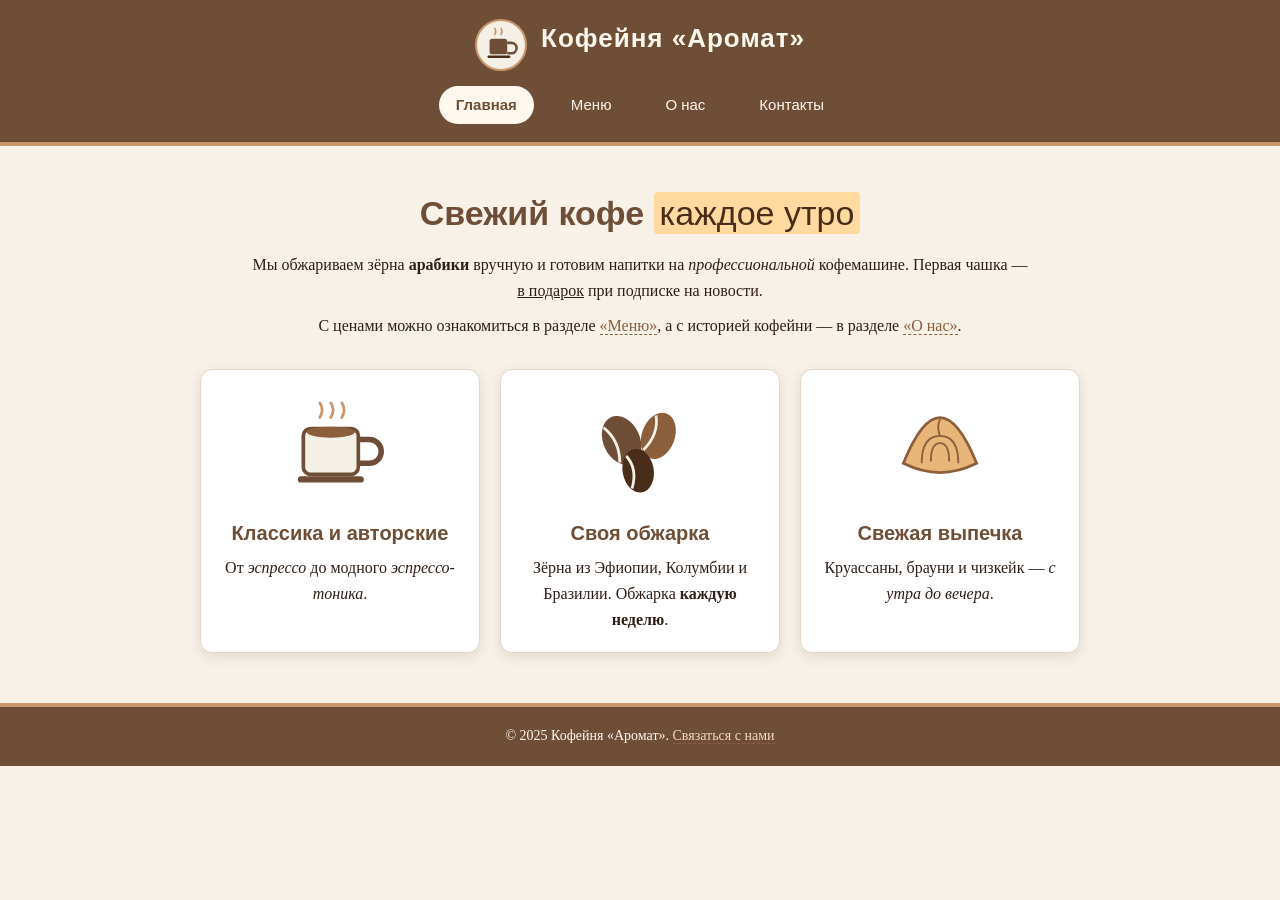
<file: lab2/index.html>
<!DOCTYPE html>
<html lang="ru">
<head>
    <meta charset="UTF-8">
    <meta name="viewport" content="width=device-width, initial-scale=1.0">
    <title>Кофейня «Аромат» — Главная</title>
    <link rel="stylesheet" href="css/reset.css">
    <link rel="stylesheet" href="css/style.css">
</head>
<body>

        <header class="header">
        <div class="header-inner">
            <img src="images/logo.svg" alt="Логотип кофейни" class="logo">
            <h1 id="site-title">Кофейня «Аромат»</h1>
        </div>

        <nav class="nav">
            <a href="index.html" class="active">Главная</a>
            <a href="menu.html">Меню</a>
            <a href="about.html">О нас</a>
            <a href="contacts.html">Контакты</a>
        </nav>
    </header>

    <main>
        <section class="hero">
            <h2>Свежий кофе <mark>каждое утро</mark></h2>
            <p>
                Мы обжариваем зёрна <strong>арабики</strong> вручную
                и готовим напитки на <em>профессиональной</em> кофемашине.
                Первая чашка — <ins>в подарок</ins> при подписке на новости.
            </p>
            <p>
                С ценами можно ознакомиться в разделе
                <a href="menu.html">«Меню»</a>,
                а с историей кофейни — в разделе
                <a href="about.html">«О нас»</a>.
            </p>
        </section>

        <section class="cards">
            <article class="card">
                <img src="images/cup.svg" alt="Чашка кофе" width="110">
                <h3>Классика и авторские</h3>
                <p>От <i>эспрессо</i> до модного <i>эспрессо-тоника</i>.</p>
            </article>

            <article class="card">
                <img src="images/beans.svg" alt="Кофейные зёрна" width="110">
                <h3>Своя обжарка</h3>
                <p>Зёрна из Эфиопии, Колумбии и Бразилии. Обжарка <b>каждую неделю</b>.</p>
            </article>

            <article class="card">
                <img src="images/croissant.svg" alt="Круассан" width="110">
                <h3>Свежая выпечка</h3>
                <p>Круассаны, брауни и чизкейк — <em>с утра до вечера</em>.</p>
            </article>
        </section>

    </main>

    <footer class="footer">
        <p>&copy; 2025 Кофейня «Аромат». <a href="contacts.html">Связаться с нами</a></p>
    </footer>

</body>
</html>
</file>
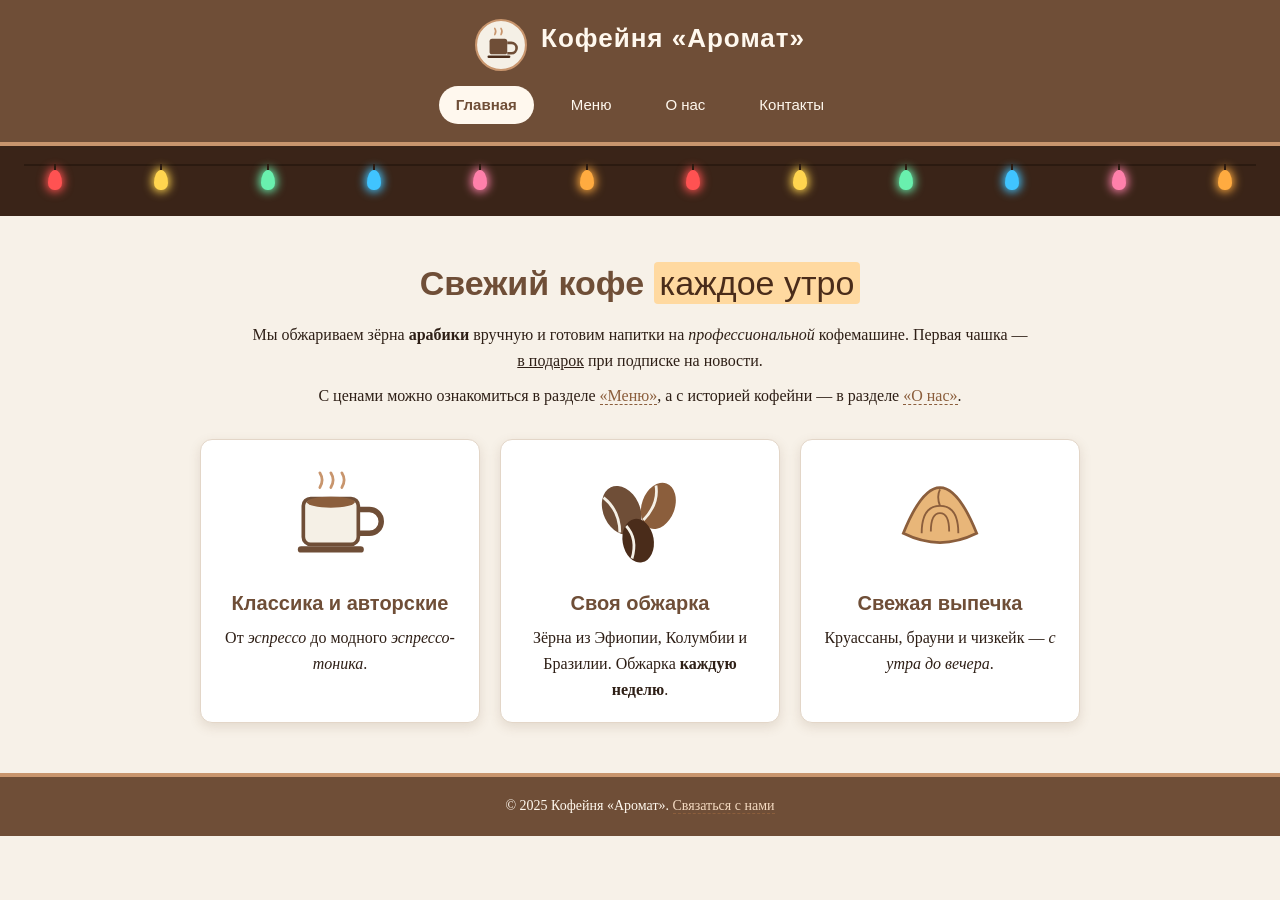
<file: lab4/index.html>
<!DOCTYPE html>
<html lang="ru">
<head>
    <meta charset="UTF-8">
    <meta name="viewport" content="width=device-width, initial-scale=1.0">
    <title>Кофейня «Аромат» — Главная</title>
    <link rel="stylesheet" href="css/reset.css">
    <link rel="stylesheet" href="css/style.css">
</head>
<body>

        <header class="header">
        <div class="header-inner">
            <img src="images/logo.svg" alt="Логотип кофейни" class="logo">
            <h1 id="site-title">Кофейня «Аромат»</h1>
        </div>

        <nav class="nav">
            <a href="index.html" class="active">Главная</a>
            <a href="menu.html">Меню</a>
            <a href="about.html">О нас</a>
            <a href="contacts.html">Контакты</a>
        </nav>
    </header>

    <div class="garland" aria-hidden="true">
        <div class="garland__bulbs">
            <span class="garland__bulb garland__bulb--red"></span>
            <span class="garland__bulb garland__bulb--yellow"></span>
            <span class="garland__bulb garland__bulb--green"></span>
            <span class="garland__bulb garland__bulb--blue"></span>
            <span class="garland__bulb garland__bulb--pink"></span>
            <span class="garland__bulb garland__bulb--orange"></span>
            <span class="garland__bulb garland__bulb--red"></span>
            <span class="garland__bulb garland__bulb--yellow"></span>
            <span class="garland__bulb garland__bulb--green"></span>
            <span class="garland__bulb garland__bulb--blue"></span>
            <span class="garland__bulb garland__bulb--pink"></span>
            <span class="garland__bulb garland__bulb--orange"></span>
        </div>
    </div>

    <main>
        <section class="hero">
            <h2>Свежий кофе <mark>каждое утро</mark></h2>
            <p>
                Мы обжариваем зёрна <strong>арабики</strong> вручную
                и готовим напитки на <em>профессиональной</em> кофемашине.
                Первая чашка — <ins>в подарок</ins> при подписке на новости.
            </p>
            <p>
                С ценами можно ознакомиться в разделе
                <a href="menu.html">«Меню»</a>,
                а с историей кофейни — в разделе
                <a href="about.html">«О нас»</a>.
            </p>
        </section>

        <section class="cards">
            <article class="card">
                <img src="images/cup.svg" alt="Чашка кофе" width="110">
                <h3>Классика и авторские</h3>
                <p>От <i>эспрессо</i> до модного <i>эспрессо-тоника</i>.</p>
            </article>

            <article class="card">
                <img src="images/beans.svg" alt="Кофейные зёрна" width="110">
                <h3>Своя обжарка</h3>
                <p>Зёрна из Эфиопии, Колумбии и Бразилии. Обжарка <b>каждую неделю</b>.</p>
            </article>

            <article class="card">
                <img src="images/croissant.svg" alt="Круассан" width="110">
                <h3>Свежая выпечка</h3>
                <p>Круассаны, брауни и чизкейк — <em>с утра до вечера</em>.</p>
            </article>
        </section>

    </main>

    <footer class="footer">
        <p>&copy; 2025 Кофейня «Аромат». <a href="contacts.html">Связаться с нами</a></p>
    </footer>

</body>
</html>
</file>
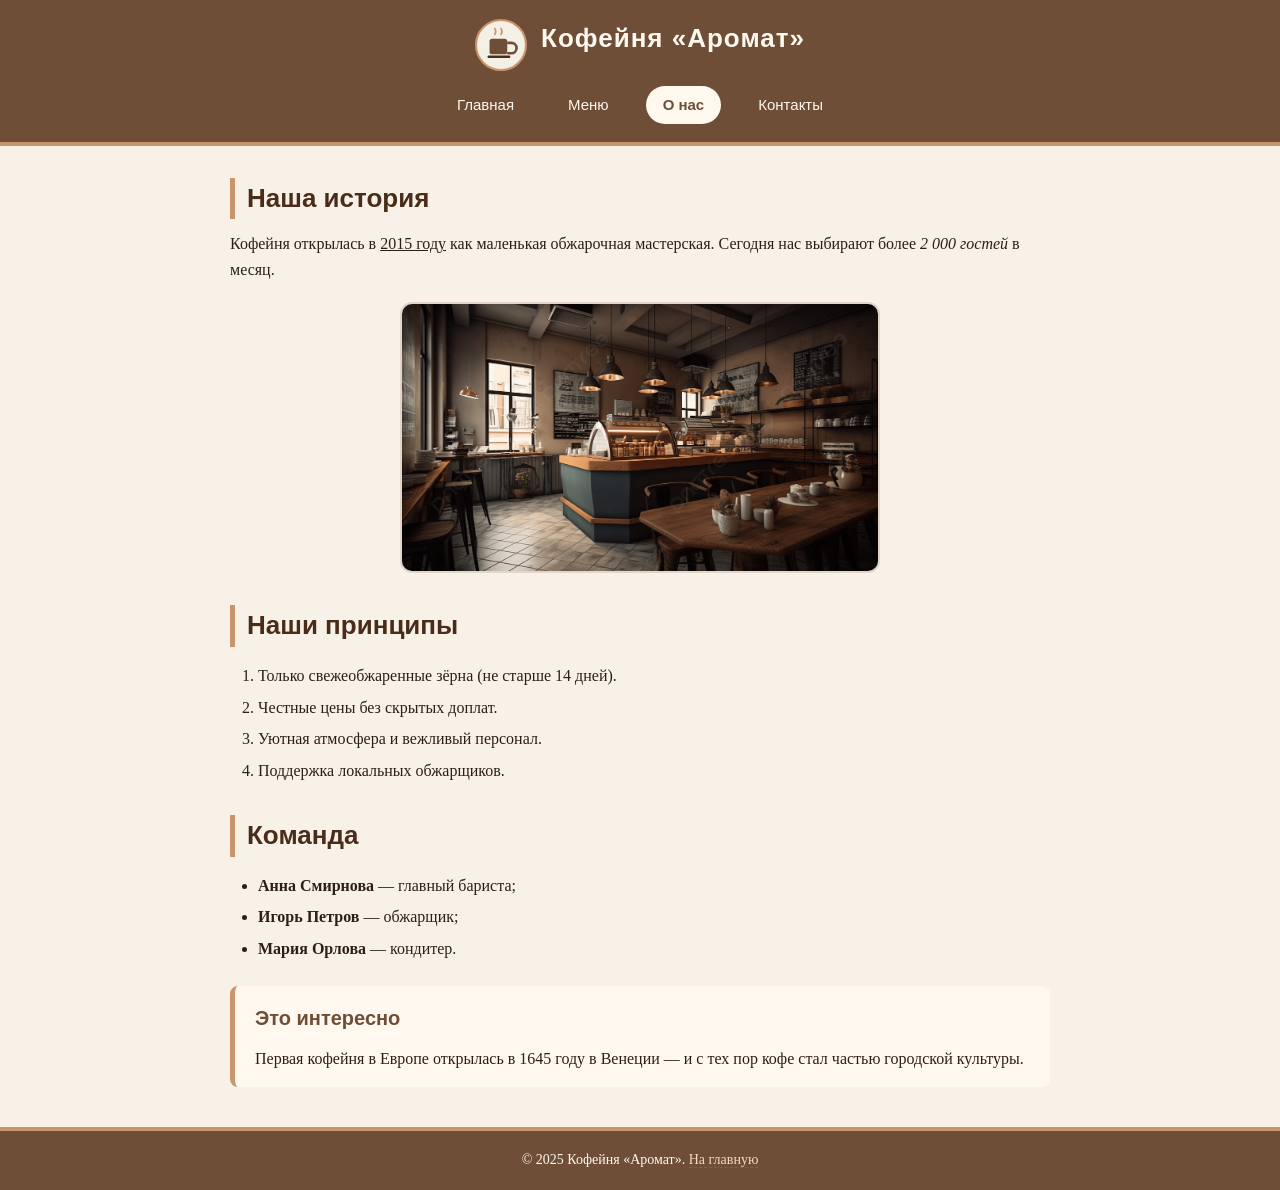
<file: lab2/about.html>
<!DOCTYPE html>
<html lang="ru">
<head>
    <meta charset="UTF-8">
    <meta name="viewport" content="width=device-width, initial-scale=1.0">
    <title>Кофейня «Аромат» — О нас</title>
    <link rel="stylesheet" href="css/reset.css">
    <link rel="stylesheet" href="css/style.css">
</head>
<body>

    <header class="header">
        <div class="header-inner">
            <img src="images/logo.svg" alt="Логотип кофейни" class="logo">
            <h1 id="site-title">Кофейня «Аромат»</h1>
        </div>
        <nav class="nav">
            <a href="index.html">Главная</a>
            <a href="menu.html">Меню</a>
            <a href="about.html" class="active">О нас</a>
            <a href="contacts.html">Контакты</a>
        </nav>
    </header>

    <main>
        <section class="content">
            <h2>Наша история</h2>
            <p>
                Кофейня открылась в <ins>2015 году</ins> как маленькая
                обжарочная мастерская. Сегодня нас выбирают более
                <em>2 000 гостей</em> в месяц.
            </p>

            <img src="images/interior.jpg" alt="Интерьер кофейни" class="wide-image">

            <h2>Наши принципы</h2>
            
            <ol class="principles">
                <li>Только свежеобжаренные зёрна (не старше 14 дней).</li>
                <li>Честные цены без скрытых доплат.</li>
                <li>Уютная атмосфера и вежливый персонал.</li>
                <li>Поддержка локальных обжарщиков.</li>
            </ol>

            <h2>Команда</h2>
          
            <ul class="team">
                <li><strong>Анна Смирнова</strong> — главный бариста;</li>
                <li><strong>Игорь Петров</strong> — обжарщик;</li>
                <li><strong>Мария Орлова</strong> — кондитер.</li>
            </ul>

            <aside class="note">
                <h3>Это интересно</h3>
                <p>
                    Первая кофейня в Европе открылась в
                    <time datetime="1645-01-01">1645 году</time>
                    в Венеции — и с тех пор кофе стал частью городской культуры.
                </p>
            </aside>

            
        </section>
    </main>

    <footer class="footer">
        <p>&copy; 2025 Кофейня «Аромат». <a href="index.html">На главную</a></p>
    </footer>

</body>
</html>
</file>
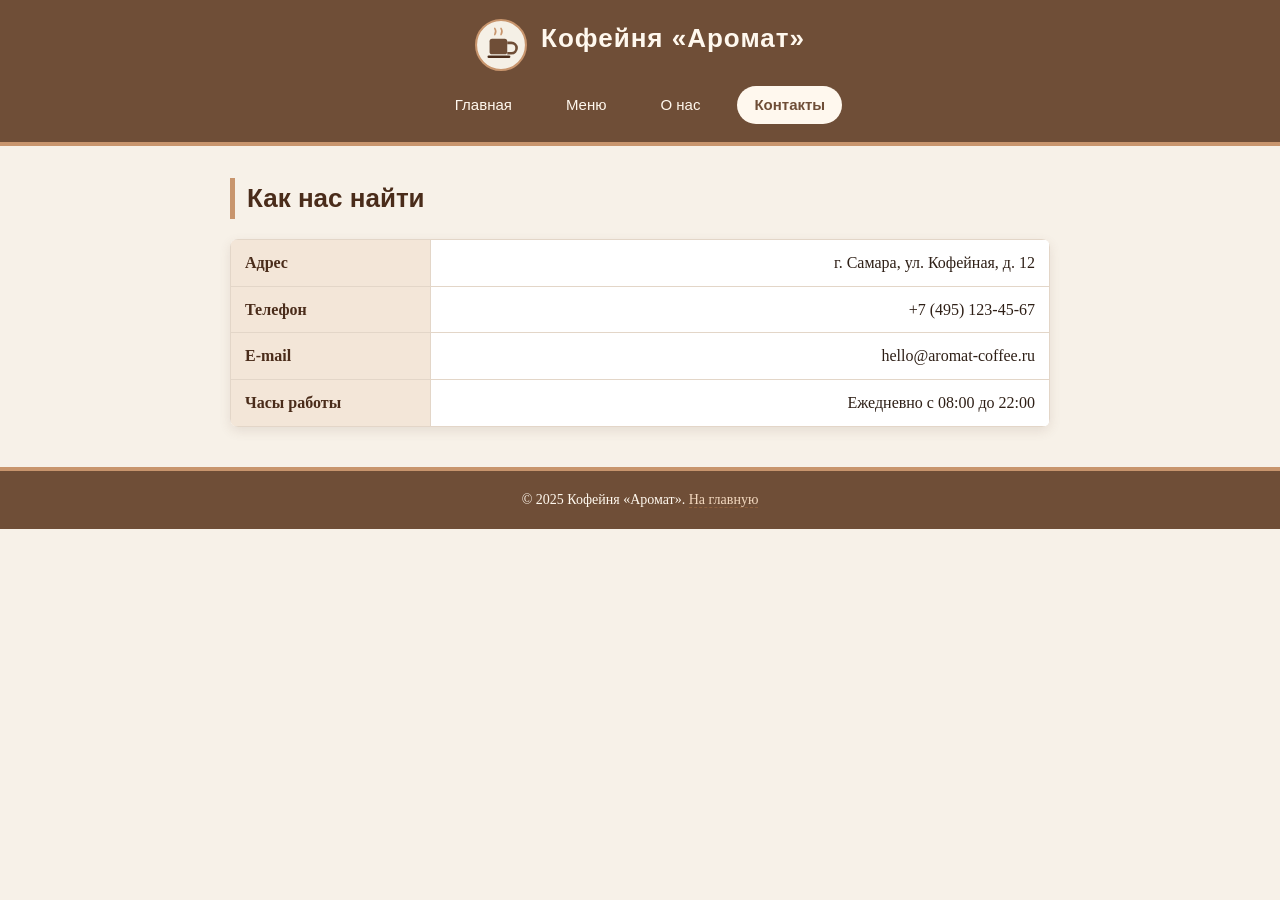
<file: lab2/contacts.html>
<!DOCTYPE html>
<html lang="ru">
<head>
    <meta charset="UTF-8">
    <meta name="viewport" content="width=device-width, initial-scale=1.0">
    <title>Кофейня «Аромат» — Контакты</title>
    <link rel="stylesheet" href="css/reset.css">
    <link rel="stylesheet" href="css/style.css">
</head>
<body>

    <header class="header">
        <div class="header-inner">
            <img src="images/logo.svg" alt="Логотип кофейни" class="logo">
            <h1 id="site-title">Кофейня «Аромат»</h1>
        </div>
        <nav class="nav">
            <a href="index.html">Главная</a>
            <a href="menu.html">Меню</a>
            <a href="about.html">О нас</a>
            <a href="contacts.html" class="active">Контакты</a>
        </nav>
    </header>

    <main>
        <section class="content">
            <h2>Как нас найти</h2>

            
            <table class="info-table">
                <tbody>
                    <tr>
                        <th>Адрес</th>
                        <td>г. Самара, ул. Кофейная, д. 12</td>
                    </tr>
                    <tr>
                        <th>Телефон</th>
                        <td>+7 (495) 123-45-67</td>
                    </tr>
                    <tr>
                        <th>E-mail</th>
                        <td>hello@aromat-coffee.ru</td>
                    </tr>
                    <tr>
                        <th>Часы работы</th>
                        <td>Ежедневно с 08:00 до 22:00</td>
                    </tr>
                </tbody>
            </table>

        </section>
    </main>

    <footer class="footer">
        <p>&copy; 2025 Кофейня «Аромат». <a href="index.html">На главную</a></p>
    </footer>

</body>
</html>
</file>
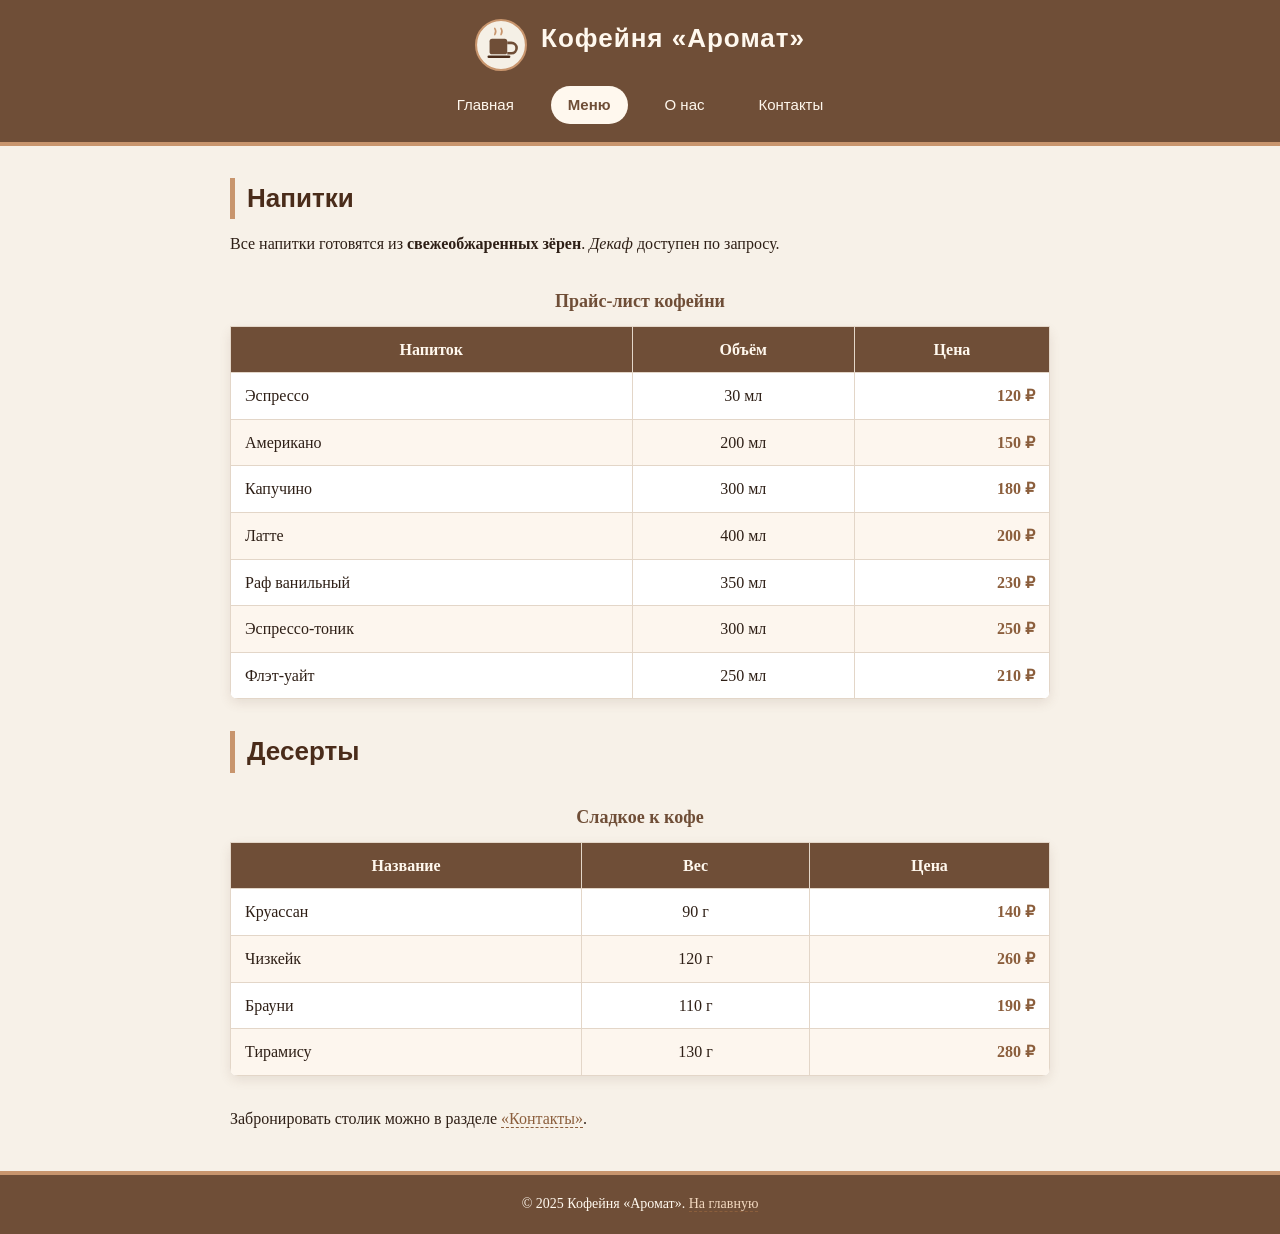
<file: lab2/menu.html>
<!DOCTYPE html>
<html lang="ru">
<head>
    <meta charset="UTF-8">
    <meta name="viewport" content="width=device-width, initial-scale=1.0">
    <title>Кофейня «Аромат» — Меню</title>
    <link rel="stylesheet" href="css/reset.css">
    <link rel="stylesheet" href="css/style.css">
</head>
<body>

    <header class="header">
        <div class="header-inner">
            <img src="images/logo.svg" alt="Логотип кофейни" class="logo">
            <h1 id="site-title">Кофейня «Аромат»</h1>
        </div>
        <nav class="nav">
            <a href="index.html">Главная</a>
            <a href="menu.html" class="active">Меню</a>
            <a href="about.html">О нас</a>
            <a href="contacts.html">Контакты</a>
        </nav>
    </header>

    <main>
        <section class="content">
            <h2>Напитки</h2>
            <p>
                Все напитки готовятся из <strong>свежеобжаренных зёрен</strong>.
                <em>Декаф</em> доступен по запросу.
            </p>

            <!-- Таблица (стр. 20) -->
            <table class="price-table">
                <caption>Прайс-лист кофейни</caption>
                <thead>
                    <tr>
                        <th>Напиток</th>
                        <th>Объём</th>
                        <th>Цена</th>
                    </tr>
                </thead>
                <tbody>
                    <tr>
                        <td>Эспрессо</td>
                        <td>30 мл</td>
                        <td>120 ₽</td>
                    </tr>
                    <tr>
                        <td>Американо</td>
                        <td>200 мл</td>
                        <td>150 ₽</td>
                    </tr>
                    <tr>
                        <td>Капучино</td>
                        <td>300 мл</td>
                        <td>180 ₽</td>
                    </tr>
                    <tr>
                        <td>Латте</td>
                        <td>400 мл</td>
                        <td>200 ₽</td>
                    </tr>
                    <tr>
                        <td>Раф ванильный</td>
                        <td>350 мл</td>
                        <td>230 ₽</td>
                    </tr>
                    <tr>
                        <td>Эспрессо-тоник</td>
                        <td>300 мл</td>
                        <td>250 ₽</td>
                    </tr>
                    <tr>
                        <td>Флэт-уайт</td>
                        <td>250 мл</td>
                        <td>210 ₽</td>
                    </tr>
                </tbody>
            </table>

            <h2>Десерты</h2>
            <table class="price-table">
                <caption>Сладкое к кофе</caption>
                <thead>
                    <tr>
                        <th>Название</th>
                        <th>Вес</th>
                        <th>Цена</th>
                    </tr>
                </thead>
                <tbody>
                    <tr>
                        <td>Круассан</td>
                        <td>90 г</td>
                        <td>140 ₽</td>
                    </tr>
                    <tr>
                        <td>Чизкейк</td>
                        <td>120 г</td>
                        <td>260 ₽</td>
                    </tr>
                    <tr>
                        <td>Брауни</td>
                        <td>110 г</td>
                        <td>190 ₽</td>
                    </tr>
                    <tr>
                        <td>Тирамису</td>
                        <td>130 г</td>
                        <td>280 ₽</td>
                    </tr>
                </tbody>
            </table>

            <p>
                Забронировать столик можно в разделе
                <a href="contacts.html">«Контакты»</a>.
            </p>
        </section>
    </main>

    <footer class="footer">
        <p>&copy; 2025 Кофейня «Аромат». <a href="index.html">На главную</a></p>
    </footer>

</body>
</html>
</file>
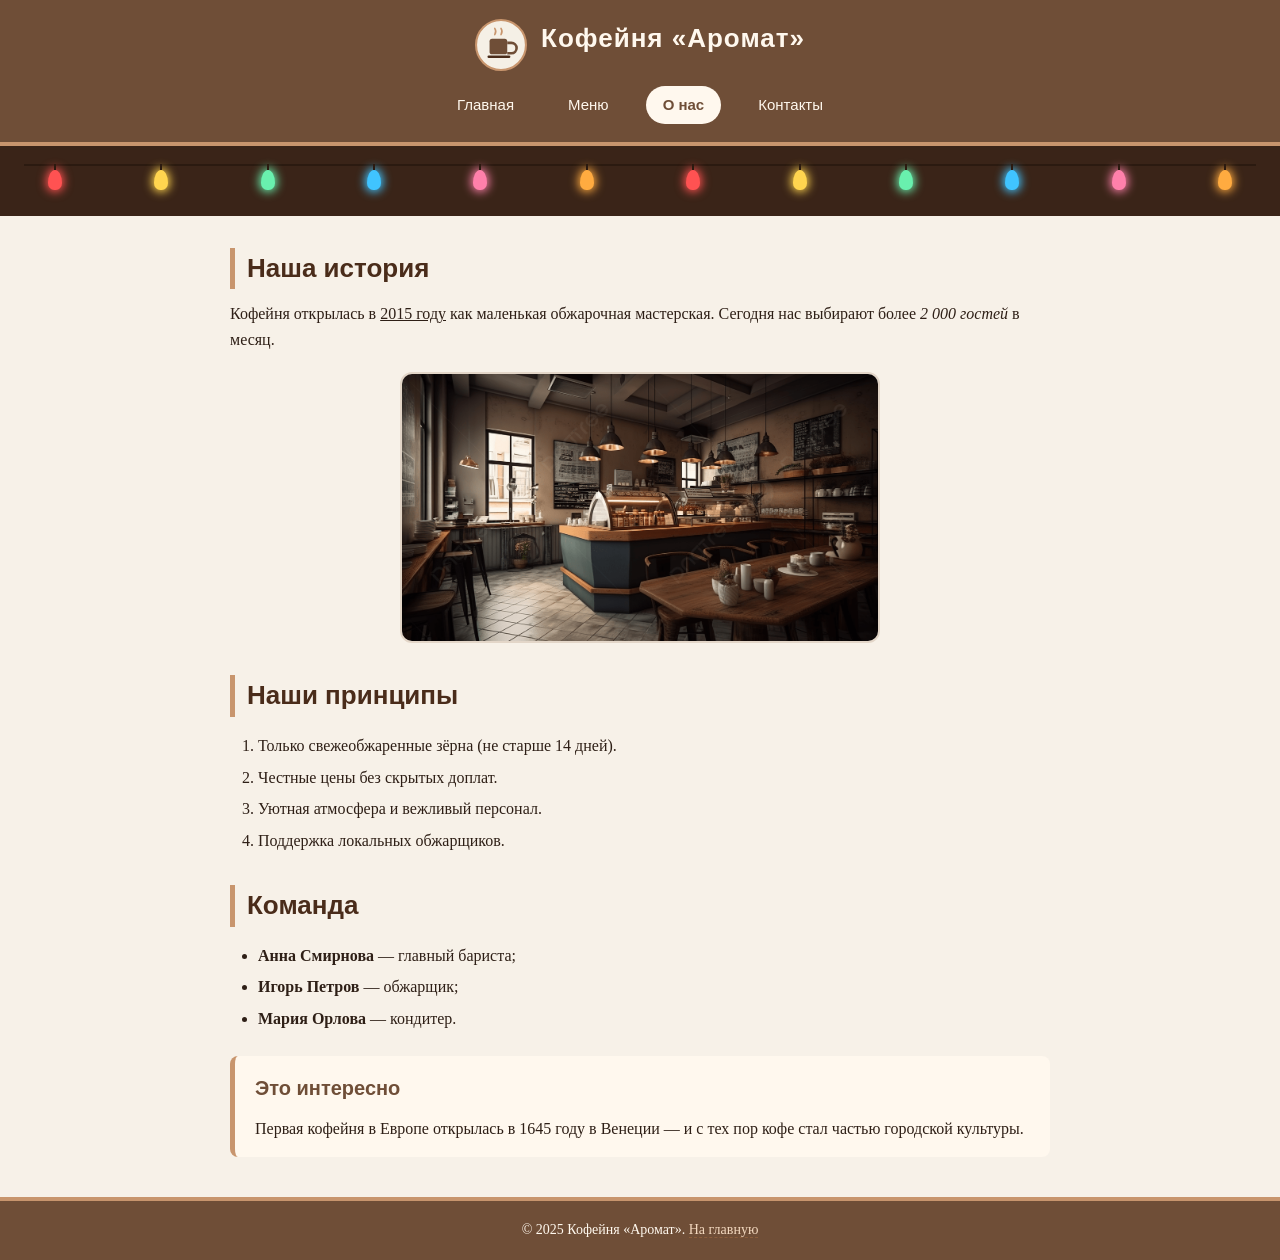
<file: lab4/about.html>
<!DOCTYPE html>
<html lang="ru">
<head>
    <meta charset="UTF-8">
    <meta name="viewport" content="width=device-width, initial-scale=1.0">
    <title>Кофейня «Аромат» — О нас</title>
    <link rel="stylesheet" href="css/reset.css">
    <link rel="stylesheet" href="css/style.css">
</head>
<body>

    <header class="header">
        <div class="header-inner">
            <img src="images/logo.svg" alt="Логотип кофейни" class="logo">
            <h1 id="site-title">Кофейня «Аромат»</h1>
        </div>
        <nav class="nav">
            <a href="index.html">Главная</a>
            <a href="menu.html">Меню</a>
            <a href="about.html" class="active">О нас</a>
            <a href="contacts.html">Контакты</a>
        </nav>
    </header>

    <div class="garland" aria-hidden="true">
        <div class="garland__bulbs">
            <span class="garland__bulb garland__bulb--red"></span>
            <span class="garland__bulb garland__bulb--yellow"></span>
            <span class="garland__bulb garland__bulb--green"></span>
            <span class="garland__bulb garland__bulb--blue"></span>
            <span class="garland__bulb garland__bulb--pink"></span>
            <span class="garland__bulb garland__bulb--orange"></span>
            <span class="garland__bulb garland__bulb--red"></span>
            <span class="garland__bulb garland__bulb--yellow"></span>
            <span class="garland__bulb garland__bulb--green"></span>
            <span class="garland__bulb garland__bulb--blue"></span>
            <span class="garland__bulb garland__bulb--pink"></span>
            <span class="garland__bulb garland__bulb--orange"></span>
        </div>
    </div>

    <main>
        <section class="content">
            <h2>Наша история</h2>
            <p>
                Кофейня открылась в <ins>2015 году</ins> как маленькая
                обжарочная мастерская. Сегодня нас выбирают более
                <em>2 000 гостей</em> в месяц.
            </p>

            <img src="images/interior.jpg" alt="Интерьер кофейни" class="wide-image">

            <h2>Наши принципы</h2>
            
            <ol class="principles">
                <li>Только свежеобжаренные зёрна (не старше 14 дней).</li>
                <li>Честные цены без скрытых доплат.</li>
                <li>Уютная атмосфера и вежливый персонал.</li>
                <li>Поддержка локальных обжарщиков.</li>
            </ol>

            <h2>Команда</h2>
          
            <ul class="team">
                <li><strong>Анна Смирнова</strong> — главный бариста;</li>
                <li><strong>Игорь Петров</strong> — обжарщик;</li>
                <li><strong>Мария Орлова</strong> — кондитер.</li>
            </ul>

            <aside class="note">
                <h3>Это интересно</h3>
                <p>
                    Первая кофейня в Европе открылась в
                    <time datetime="1645-01-01">1645 году</time>
                    в Венеции — и с тех пор кофе стал частью городской культуры.
                </p>
            </aside>

            
        </section>
    </main>

    <footer class="footer">
        <p>&copy; 2025 Кофейня «Аромат». <a href="index.html">На главную</a></p>
    </footer>

</body>
</html>
</file>
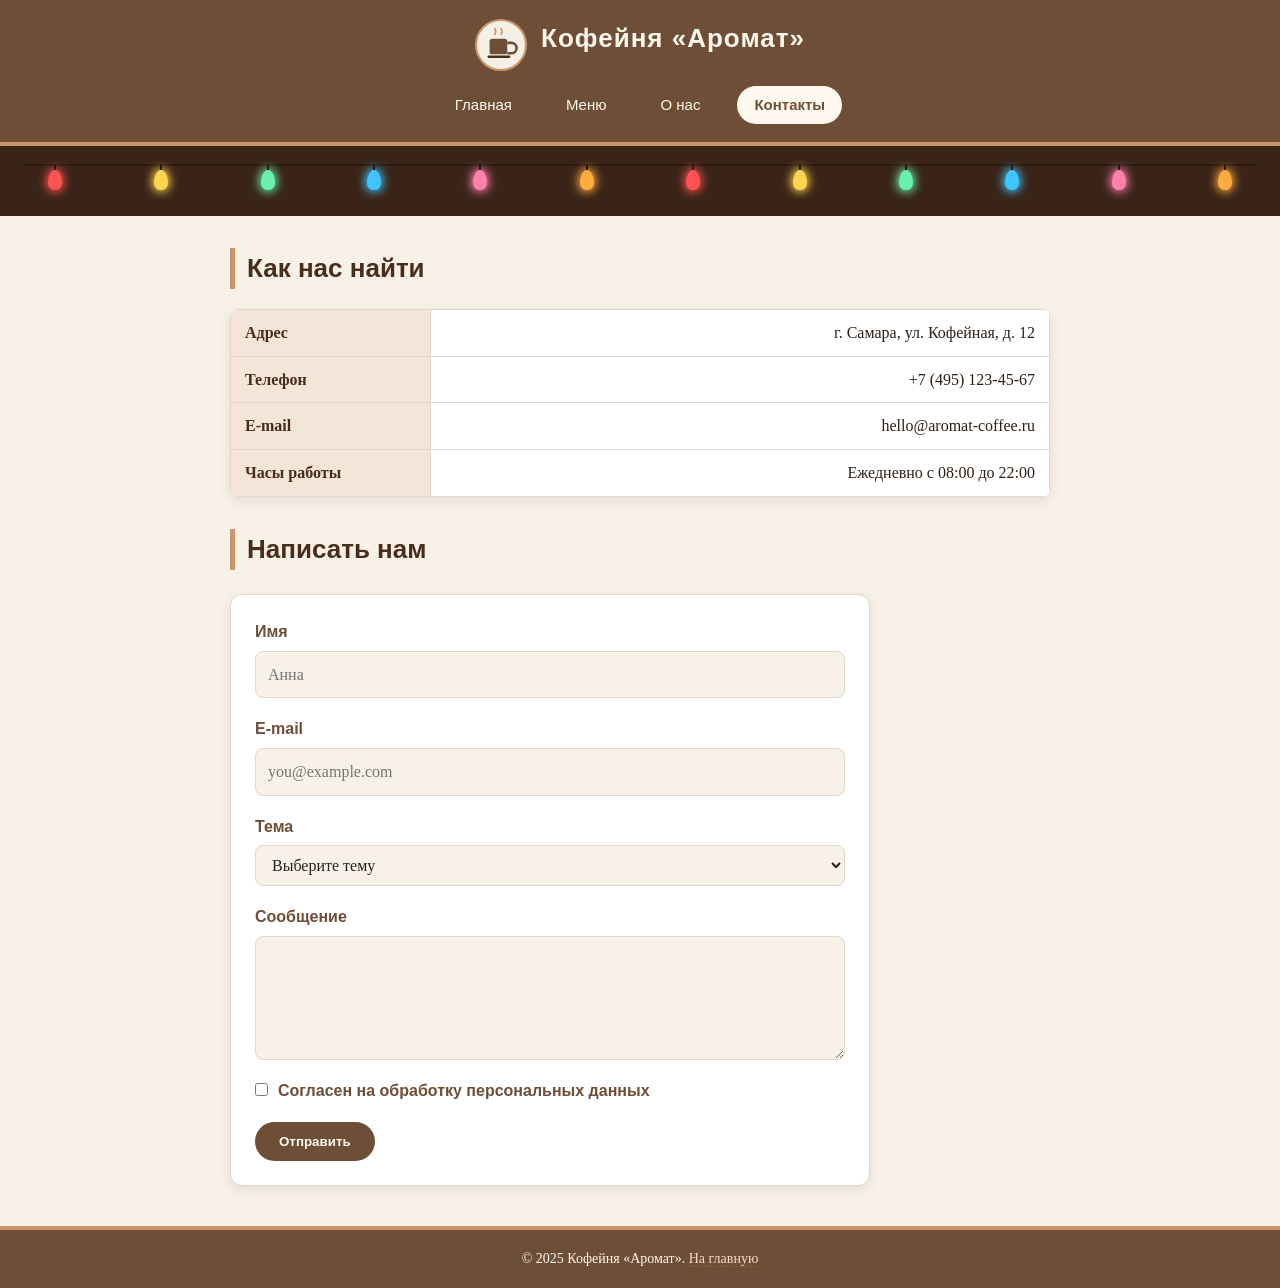
<file: lab4/contacts.html>
<!DOCTYPE html>
<html lang="ru">
<head>
    <meta charset="UTF-8">
    <meta name="viewport" content="width=device-width, initial-scale=1.0">
    <title>Кофейня «Аромат» — Контакты</title>
    <link rel="stylesheet" href="css/reset.css">
    <link rel="stylesheet" href="css/style.css">
</head>
<body>

    <header class="header">
        <div class="header-inner">
            <img src="images/logo.svg" alt="Логотип кофейни" class="logo">
            <h1 id="site-title">Кофейня «Аромат»</h1>
        </div>
        <nav class="nav">
            <a href="index.html">Главная</a>
            <a href="menu.html">Меню</a>
            <a href="about.html">О нас</a>
            <a href="contacts.html" class="active">Контакты</a>
        </nav>
    </header>

    <div class="garland" aria-hidden="true">
        <div class="garland__bulbs">
            <span class="garland__bulb garland__bulb--red"></span>
            <span class="garland__bulb garland__bulb--yellow"></span>
            <span class="garland__bulb garland__bulb--green"></span>
            <span class="garland__bulb garland__bulb--blue"></span>
            <span class="garland__bulb garland__bulb--pink"></span>
            <span class="garland__bulb garland__bulb--orange"></span>
            <span class="garland__bulb garland__bulb--red"></span>
            <span class="garland__bulb garland__bulb--yellow"></span>
            <span class="garland__bulb garland__bulb--green"></span>
            <span class="garland__bulb garland__bulb--blue"></span>
            <span class="garland__bulb garland__bulb--pink"></span>
            <span class="garland__bulb garland__bulb--orange"></span>
        </div>
    </div>

    <main>
        <section class="content">
            <h2>Как нас найти</h2>

            
            <table class="info-table">
                <tbody>
                    <tr>
                        <th>Адрес</th>
                        <td>г. Самара, ул. Кофейная, д. 12</td>
                    </tr>
                    <tr>
                        <th>Телефон</th>
                        <td>+7 (495) 123-45-67</td>
                    </tr>
                    <tr>
                        <th>E-mail</th>
                        <td>hello@aromat-coffee.ru</td>
                    </tr>
                    <tr>
                        <th>Часы работы</th>
                        <td>Ежедневно с 08:00 до 22:00</td>
                    </tr>
                </tbody>
            </table>

            <h2>Написать нам</h2>

            <form class="contact-form" id="contact-form" action="#" method="post">
                <div class="contact-form__field">
                    <label for="name" class="contact-form__label">Имя</label>
                    <input class="contact-form__input" id="name" name="name" type="text" required placeholder="Анна">
                </div>

                <div class="contact-form__field">
                    <label for="email" class="contact-form__label">E-mail</label>
                    <input class="contact-form__input" id="email" name="email" type="email" required placeholder="you@example.com">
                </div>

                <div class="contact-form__field">
                    <label for="topic" class="contact-form__label">Тема</label>
                    <select class="contact-form__select" id="topic" name="topic" required>
                        <option value="">Выберите тему</option>
                        <option value="booking">Бронирование столика</option>
                        <option value="feedback">Отзыв</option>
                        <option value="other">Другое</option>
                    </select>
                </div>

                <div class="contact-form__field">
                    <label for="message" class="contact-form__label">Сообщение</label>
                    <textarea class="contact-form__textarea" id="message" name="message" rows="4" required></textarea>
                </div>

                <div class="contact-form__field contact-form__checkbox-row">
                    <input class="contact-form__checkbox" id="consent" name="consent" type="checkbox" required>
                    <label for="consent" class="contact-form__label">Согласен на обработку персональных данных</label>
                </div>

                <button class="contact-form__button" type="submit">Отправить</button>
            </form>

            <script src="js/form.js" defer></script>

        </section>
    </main>

    <footer class="footer">
        <p>&copy; 2025 Кофейня «Аромат». <a href="index.html">На главную</a></p>
    </footer>

</body>
</html>
</file>
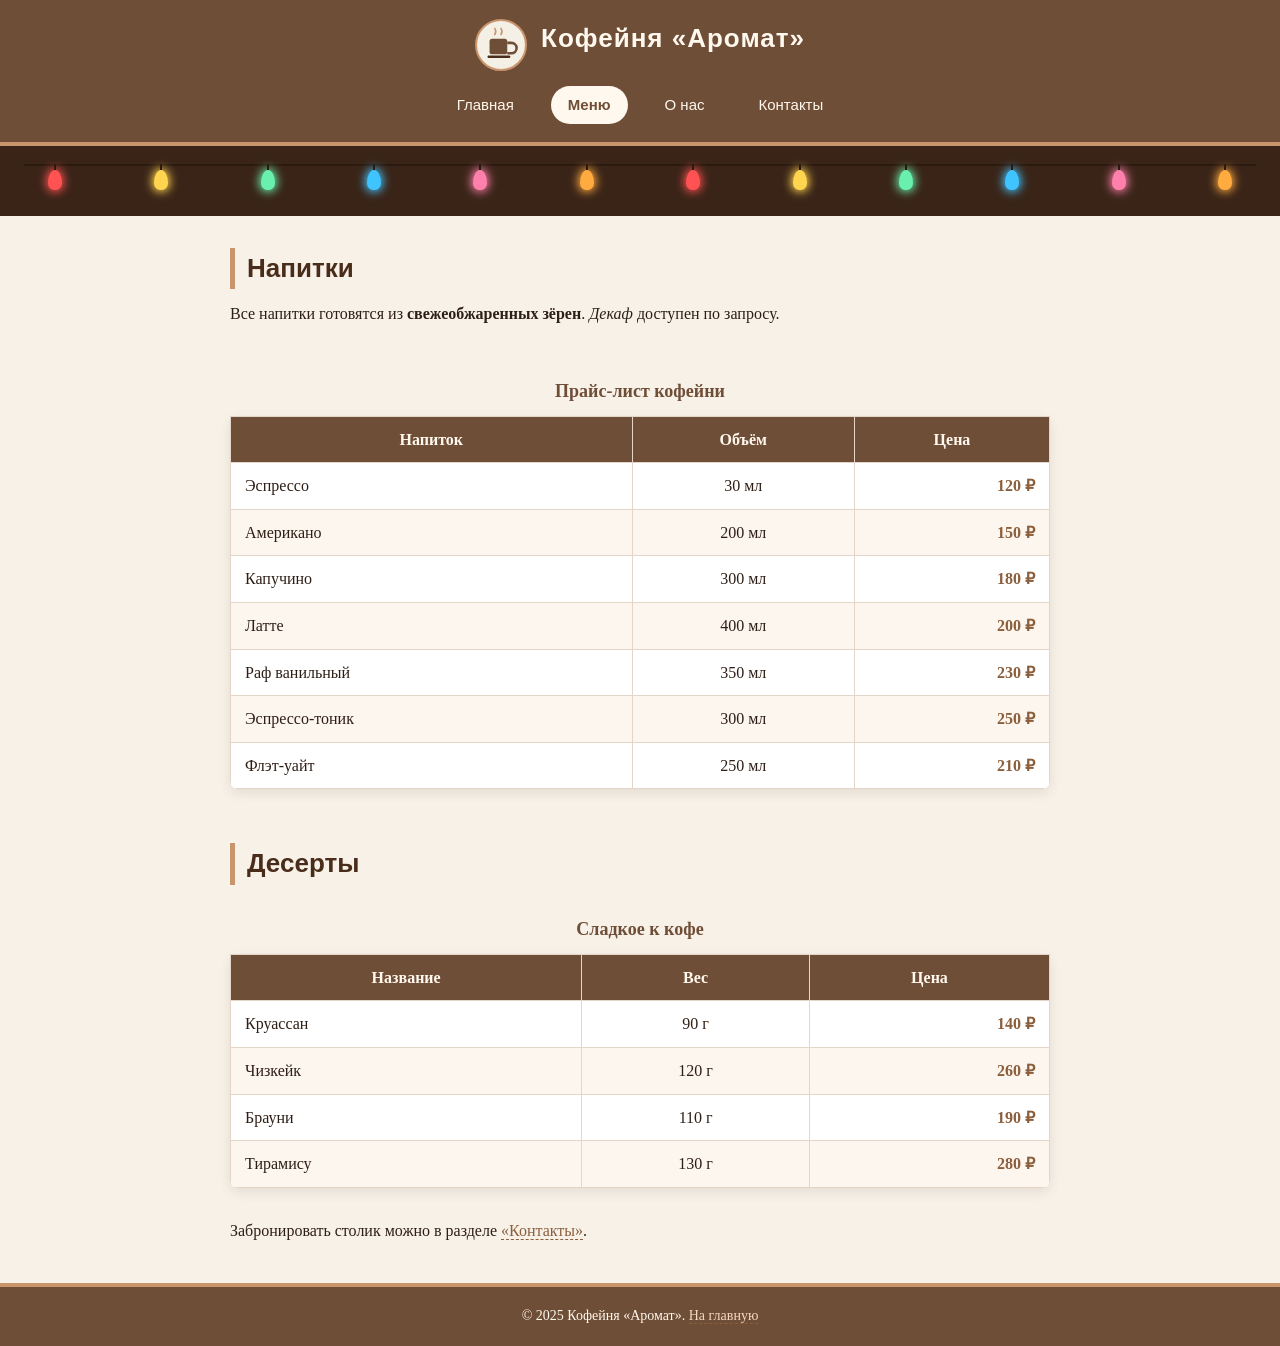
<file: lab4/menu.html>
<!DOCTYPE html>
<html lang="ru">
<head>
    <meta charset="UTF-8">
    <meta name="viewport" content="width=device-width, initial-scale=1.0">
    <title>Кофейня «Аромат» — Меню</title>
    <link rel="stylesheet" href="css/reset.css">
    <link rel="stylesheet" href="css/style.css">
</head>
<body>

    <header class="header">
        <div class="header-inner">
            <img src="images/logo.svg" alt="Логотип кофейни" class="logo">
            <h1 id="site-title">Кофейня «Аромат»</h1>
        </div>
        <nav class="nav">
            <a href="index.html">Главная</a>
            <a href="menu.html" class="active">Меню</a>
            <a href="about.html">О нас</a>
            <a href="contacts.html">Контакты</a>
        </nav>
    </header>

     <div class="garland" aria-hidden="true">
        <div class="garland__bulbs">
            <span class="garland__bulb garland__bulb--red"></span>
            <span class="garland__bulb garland__bulb--yellow"></span>
            <span class="garland__bulb garland__bulb--green"></span>
            <span class="garland__bulb garland__bulb--blue"></span>
            <span class="garland__bulb garland__bulb--pink"></span>
            <span class="garland__bulb garland__bulb--orange"></span>
            <span class="garland__bulb garland__bulb--red"></span>
            <span class="garland__bulb garland__bulb--yellow"></span>
            <span class="garland__bulb garland__bulb--green"></span>
            <span class="garland__bulb garland__bulb--blue"></span>
            <span class="garland__bulb garland__bulb--pink"></span>
            <span class="garland__bulb garland__bulb--orange"></span>
        </div>
    </div>

    <main>
        <section class="content">
            <h2>Напитки</h2>
            <p>
                Все напитки готовятся из <strong>свежеобжаренных зёрен</strong>.
                <em>Декаф</em> доступен по запросу.
            </p>

            <div class="menu-grid">
                <section class="menu-section">
                    <table class="price-table">
                        <caption>Прайс-лист кофейни</caption>
                        <thead>
                            <tr>
                                <th>Напиток</th>
                                <th>Объём</th>
                                <th>Цена</th>
                            </tr>
                        </thead>
                        <tbody>
                            <tr>
                                <td>Эспрессо</td>
                                <td>30 мл</td>
                                <td>120 ₽</td>
                            </tr>
                            <tr>
                                <td>Американо</td>
                                <td>200 мл</td>
                                <td>150 ₽</td>
                            </tr>
                            <tr>
                                <td>Капучино</td>
                                <td>300 мл</td>
                                <td>180 ₽</td>
                            </tr>
                            <tr>
                                <td>Латте</td>
                                <td>400 мл</td>
                                <td>200 ₽</td>
                            </tr>
                            <tr>
                                <td>Раф ванильный</td>
                                <td>350 мл</td>
                                <td>230 ₽</td>
                            </tr>
                            <tr>
                                <td>Эспрессо-тоник</td>
                                <td>300 мл</td>
                                <td>250 ₽</td>
                            </tr>
                            <tr>
                                <td>Флэт-уайт</td>
                                <td>250 мл</td>
                                <td>210 ₽</td>
                            </tr>
                        </tbody>
                    </table>
                </section>

                <section class="menu-section">
                    <h2>Десерты</h2>
                    <table class="price-table">
                        <caption>Сладкое к кофе</caption>
                        <thead>
                            <tr>
                                <th>Название</th>
                                <th>Вес</th>
                                <th>Цена</th>
                            </tr>
                        </thead>
                        <tbody>
                            <tr>
                                <td>Круассан</td>
                                <td>90 г</td>
                                <td>140 ₽</td>
                            </tr>
                            <tr>
                                <td>Чизкейк</td>
                                <td>120 г</td>
                                <td>260 ₽</td>
                            </tr>
                            <tr>
                                <td>Брауни</td>
                                <td>110 г</td>
                                <td>190 ₽</td>
                            </tr>
                            <tr>
                                <td>Тирамису</td>
                                <td>130 г</td>
                                <td>280 ₽</td>
                            </tr>
                        </tbody>
                    </table>
                </section>
            </div>

            <p>
                Забронировать столик можно в разделе
                <a href="contacts.html">«Контакты»</a>.
            </p>
        </section>
    </main>

    <footer class="footer">
        <p>&copy; 2025 Кофейня «Аромат». <a href="index.html">На главную</a></p>
    </footer>

</body>
</html>
</file>
<file: lab2/css/style.css>
/* =========================================================
   Кофейня «Аромат» — стили поверх reset.css
   Подключается ПОСЛЕ reset.css
   ========================================================= */

/* ---------- Базовые стили страницы ---------- */
body {
    font-family: "Georgia", "Times New Roman", serif;
    font-size: 16px;
    line-height: 1.6;
    background-color: #f7f1e8;
    color: #2e1f16;
}

a {
    color: #8b5e3c;
    text-decoration: none;
    border-bottom: 1px dashed #8b5e3c;
    transition: color 0.2s ease;
}

a:hover {
    color: #4a2c1a;
    border-bottom-style: solid;
}

/* Заголовки */
h1, h2, h3 {
    font-family: "Trebuchet MS", Arial, sans-serif;
    color: #4a2c1a;
    font-weight: bold;
    margin-bottom: 12px;
}

h1 {
    font-size: 28px;
}

h2 {
    font-size: 26px;
    border-left: 5px solid #c8956d;
    padding-left: 12px;
    margin-top: 32px;
}

h3 {
    font-size: 20px;
}

/* Жирный текст */
b, strong {
    font-weight: bold;
}

img {
    height: auto;
}

mark {
    background-color: #ffd9a0;
    color: #4a2c1a;
    padding: 2px 6px;
    border-radius: 4px;
}


/* ---------- Селектор по id ---------- */
#site-title {
    font-size: 26px;
    color: #fff8ee;
    letter-spacing: 1px;
}

/* ---------- Шапка ---------- */
.header {
    background-color: #6f4e37;
    padding: 18px 20px;
    border-bottom: 4px solid #c8956d;
}

.header-inner {
    display: flex;
    align-items: center;
    justify-content: center;
}

.logo {
    width: 52px;
    height: 52px;
    margin-right: 14px;
}

/* ---------- Навигация ---------- */
.nav {
    text-align: center;
    margin-top: 14px;
}

.nav a {
    display: inline-block;
    padding: 6px 16px;
    margin: 0 8px;
    color: #fff8ee;
    border: 1px solid transparent;
    border-radius: 20px;
    font-family: "Trebuchet MS", Arial, sans-serif;
    font-size: 15px;
}

.nav a:hover {
    background-color: #c8956d;
    color: #2e1f16;
    border-bottom-color: transparent;
}

.nav a.active {
    background-color: #fff8ee;
    color: #6f4e37;
    font-weight: bold;
}

/* ---------- Главный блок ---------- */
.hero {
    max-width: 820px;
    margin: 40px auto 20px;
    padding: 0 20px;
    text-align: center;
}

.hero h2 {
    border: none;
    padding: 0;
    font-size: 34px;
    text-align: center;
    color: #6f4e37;
}

/* ---------- Карточки ---------- */
.cards {
    display: flex;
    flex-wrap: wrap;
    gap: 20px;
    justify-content: center;
    max-width: 1000px;
    margin: 30px auto;
    padding: 0 20px;
}

.card {
    flex: 1 1 240px;
    max-width: 280px;
    background-color: #ffffff;
    border: 1px solid #e3d6c8;
    border-radius: 12px;
    padding: 20px;
    text-align: center;
    box-shadow: 0 4px 12px rgba(111, 78, 55, 0.15);
}

.card h3 {
    color: #6f4e37;
    margin: 10px 0 6px;
}

/* ---------- Основной контент ---------- */
.content {
    max-width: 860px;
    margin: 30px auto;
    padding: 0 20px;
}

.wide-image {
    display: block;
    width: 100%;
    max-width: 480px;
    margin: 20px auto;
    border-radius: 12px;
    border: 2px solid #e3d6c8;
}

/* ---------- Списки ---------- */
.principles,
.team {
    padding-left: 28px;
    margin: 16px 0;
}

.principles {
    list-style: decimal outside;
}

.team {
    list-style: disc outside;
}

.principles li,
.team li {
    margin-bottom: 6px;
}

/* ---------- Боковая заметка ---------- */
.note {
    background-color: #fff8ee;
    border-left: 5px solid #c8956d;
    border-radius: 8px;
    padding: 16px 20px;
    margin: 24px 0;
}

.note h3 {
    color: #6f4e37;
}

/* ---------- Таблицы ---------- */
.price-table,
.info-table {
    width: 100%;
    margin: 20px 0 30px;
    background-color: #ffffff;
    box-shadow: 0 4px 12px rgba(111, 78, 55, 0.12);
    border-radius: 8px;
    overflow: hidden;
}

.price-table caption {
    caption-side: top;
    text-align: center;
    font-weight: bold;
    padding: 10px;
    color: #6f4e37;
    font-size: 18px;
}

.price-table th,
.price-table td,
.info-table th,
.info-table td {
    border: 1px solid #e3d6c8;
    padding: 10px 14px;
    vertical-align: middle;
}

.price-table thead th {
    background-color: #6f4e37;
    color: #fff8ee;
    text-align: center;
}

/* Выравнивание в таблице: влево / по центру / вправо */
.price-table tbody td:first-child {
    text-align: left;
}

.price-table tbody td:nth-child(2) {
    text-align: center;
}

.price-table tbody td:last-child {
    text-align: right;
    font-weight: bold;
    color: #8b5e3c;
}

.price-table tbody tr:nth-child(even) {
    background-color: #fdf6ee;
}

.price-table tbody tr:hover {
    background-color: #f3e6d8;
}

.info-table th {
    width: 200px;
    text-align: left;
    background-color: #f3e6d8;
    color: #4a2c1a;
}

.info-table td {
    text-align: right;
}

/* ---------- Подвал ---------- */
.footer {
    margin-top: 40px;
    padding: 18px;
    background-color: #6f4e37;
    color: #fff8ee;
    text-align: center;
    font-size: 14px;
    border-top: 4px solid #c8956d;
}

.footer a {
    color: #f3d9c0;
}

/* ---------- Селекторы потомков, дочерние, сестринские ---------- */
.hero p {
    margin-bottom: 10px;
}

.cards > article {
    margin-bottom: 10px;
}

h2 + p {
    margin-top: 8px;
}
</file>
<file: lab4/css/style.css>
/* =========================================================
   Кофейня «Аромат» — стили поверх reset.css
   Все цвета — только через переменные в :root
   ========================================================= */

:root {
    --color-bg: #f7f1e8;
    --color-text: #2e1f16;
    --color-heading: #4a2c1a;
    --color-primary: #6f4e37;
    --color-primary-dark: #4a2c1a;
    --color-accent: #c8956d;
    --color-link: #8b5e3c;
    --color-surface: #ffffff;
    --color-surface-warm: #fff8ee;
    --color-border: #e3d6c8;
    --color-note-bg: #fff8ee;
    --color-table-even: #fdf6ee;
    --color-table-hover: #f3e6d8;
    --color-mark-bg: #ffd9a0;
    --color-footer-text: #fff8ee;
    --color-footer-link: #f3d9c0;
    --color-focus: #ffd9a0;
    --color-shadow: rgba(111, 78, 55, 0.15);
    --color-shadow-soft: rgba(111, 78, 55, 0.12);

    --color-garland-bg: #3a2418;
    --color-garland-wire: #2b1a10;
    --color-bulb-red: #ff5252;
    --color-bulb-yellow: #ffd54f;
    --color-bulb-green: #69f0ae;
    --color-bulb-blue: #40c4ff;
    --color-bulb-pink: #ff80ab;
    --color-bulb-orange: #ffab40;

    --font-body: "Georgia", "Times New Roman", serif;
    --font-heading: "Trebuchet MS", Arial, sans-serif;

    --radius: 12px;
    --transition: 0.2s ease;
}

/* ---------- Базовые стили ---------- */
body {
    font-family: var(--font-body);
    font-size: 16px;
    line-height: 1.6;
    background-color: var(--color-bg);
    color: var(--color-text);
}

a {
    color: var(--color-link);
    text-decoration: none;
    border-bottom: 1px dashed var(--color-link);
    transition: color var(--transition);
}

a:hover {
    color: var(--color-primary-dark);
    border-bottom-style: solid;
}

h1, h2, h3 {
    font-family: var(--font-heading);
    color: var(--color-heading);
    font-weight: bold;
    margin-bottom: 12px;
}

h1 { font-size: 28px; }

h2 {
    font-size: 26px;
    border-left: 5px solid var(--color-accent);
    padding-left: 12px;
    margin-top: 32px;
}

h3 { font-size: 20px; }

b, strong { font-weight: bold; }

img { height: auto; }

mark {
    background-color: var(--color-mark-bg);
    color: var(--color-heading);
    padding: 2px 6px;
    border-radius: 4px;
}

#site-title {
    font-size: 26px;
    color: var(--color-surface-warm);
    letter-spacing: 1px;
}

/* ---------- Шапка ---------- */
.header {
    background-color: var(--color-primary);
    padding: 18px 20px;
    border-bottom: 4px solid var(--color-accent);
}

.header-inner {
    display: flex;
    align-items: center;
    justify-content: center;
}

.logo {
    width: 52px;
    height: 52px;
    margin-right: 14px;
    animation: logo-float 3.6s ease-in-out infinite;
}

@keyframes logo-float {
    0%, 100% { transform: translateY(0) rotate(0); }
    50% { transform: translateY(-6px) rotate(-2deg); }
}

/* ---------- Навигация ---------- */
.nav {
    text-align: center;
    margin-top: 14px;
}

.nav a {
    display: inline-block;
    padding: 6px 16px;
    margin: 0 8px;
    color: var(--color-surface-warm);
    border: 1px solid transparent;
    border-radius: 20px;
    font-family: var(--font-heading);
    font-size: 15px;
}

.nav a:hover {
    background-color: var(--color-accent);
    color: var(--color-text);
    border-bottom-color: transparent;
}

.nav a.active {
    background-color: var(--color-surface-warm);
    color: var(--color-primary);
    font-weight: bold;
}

/* ---------- Гирлянда ---------- */
.garland {
    background-color: var(--color-garland-bg);
    padding: 18px 24px 26px;
    overflow: hidden;
}

.garland__bulbs {
    display: flex;
    justify-content: space-between;
    align-items: flex-start;
    width: 100%;
    padding: 4px 24px 0;   /* боковые отступы, чтобы крайние лампочки не прилипали к краю */
    border-top: 2px solid var(--color-garland-wire);
}

.garland__bulb {
    position: relative;
    width: 14px;
    height: 20px;
    border-radius: 50% 50% 45% 45% / 65% 65% 35% 35%;
    background-color: var(--bulb-color);
    box-shadow: 0 0 10px 2px var(--bulb-color);
    animation: bulb-twinkle 2s ease-in-out infinite;
}


.garland__bulb::before {
    content: "";
    position: absolute;
    top: -6px;
    left: 50%;
    width: 2px;
    height: 6px;
    margin-left: -1px;
    background-color: var(--color-garland-wire);
}

/* Разные задержки, чтобы гирлянда «переливалась», а не мигала в такт */
.garland__bulb:nth-child(2n) { animation-delay: 0.25s; }
.garland__bulb:nth-child(3n) { animation-delay: 0.5s;  }
.garland__bulb:nth-child(4n) { animation-delay: 0.75s; }
.garland__bulb:nth-child(5n) { animation-delay: 1s;    }

.garland__bulb--red    { --bulb-color: var(--color-bulb-red); }
.garland__bulb--yellow { --bulb-color: var(--color-bulb-yellow); }
.garland__bulb--green  { --bulb-color: var(--color-bulb-green); }
.garland__bulb--blue   { --bulb-color: var(--color-bulb-blue); }
.garland__bulb--pink   { --bulb-color: var(--color-bulb-pink); }
.garland__bulb--orange { --bulb-color: var(--color-bulb-orange); }

@keyframes bulb-twinkle {
    0%, 100% {
        opacity: 0.4;
        transform: scale(0.9);
        box-shadow: 0 0 4px 1px var(--bulb-color);
    }
    50% {
        opacity: 1;
        transform: scale(1.1);
        box-shadow: 0 0 18px 6px var(--bulb-color);
    }
}

/* ---------- Главный блок / Flexbox ---------- */
.hero {
    max-width: 820px;
    margin: 40px auto 20px;
    padding: 0 20px;
    text-align: center;
}

.hero h2 {
    border: none;
    padding: 0;
    font-size: 34px;
    text-align: center;
    color: var(--color-primary);
}

.cards {
    display: flex;
    flex-wrap: wrap;
    gap: 20px;
    justify-content: center;
    max-width: 1000px;
    margin: 30px auto;
    padding: 0 20px;
}

.card {
    flex: 1 1 240px;
    max-width: 280px;
    background-color: var(--color-surface);
    border: 1px solid var(--color-border);
    border-radius: var(--radius);
    padding: 20px;
    text-align: center;
    box-shadow: 0 4px 12px var(--color-shadow);
    transition: transform var(--transition), box-shadow var(--transition);
}

.card:hover {
    transform: translateY(-4px);
    box-shadow: 0 8px 20px var(--color-shadow);
}

.card h3 {
    color: var(--color-primary);
    margin: 10px 0 6px;
}

/* ---------- Основной контент ---------- */
.content {
    max-width: 860px;
    margin: 30px auto;
    padding: 0 20px;
}

.wide-image {
    display: block;
    width: 100%;
    max-width: 480px;
    margin: 20px auto;
    border-radius: var(--radius);
    border: 2px solid var(--color-border);
}

/* ---------- Списки ---------- */
.principles,
.team {
    padding-left: 28px;
    margin: 16px 0;
}

.principles { list-style: decimal outside; }
.team { list-style: disc outside; }

.principles li,
.team li {
    margin-bottom: 6px;
}

/* ---------- Боковая заметка ---------- */
.note {
    background-color: var(--color-note-bg);
    border-left: 5px solid var(--color-accent);
    border-radius: 8px;
    padding: 16px 20px;
    margin: 24px 0;
}

.note h3 { color: var(--color-primary); }

/* ---------- Таблицы ---------- */
.price-table,
.info-table {
    width: 100%;
    margin: 20px 0 30px;
    background-color: var(--color-surface);
    box-shadow: 0 4px 12px var(--color-shadow-soft);
    border-radius: 8px;
    overflow: hidden;
}

.price-table caption {
    caption-side: top;
    text-align: center;
    font-weight: bold;
    padding: 10px;
    color: var(--color-primary);
    font-size: 18px;
}

.price-table th,
.price-table td,
.info-table th,
.info-table td {
    border: 1px solid var(--color-border);
    padding: 10px 14px;
    vertical-align: middle;
}

.price-table thead th {
    background-color: var(--color-primary);
    color: var(--color-surface-warm);
    text-align: center;
}

.price-table tbody td:first-child { text-align: left; }
.price-table tbody td:nth-child(2) { text-align: center; }

.price-table tbody td:last-child {
    text-align: right;
    font-weight: bold;
    color: var(--color-link);
}

.price-table tbody tr:nth-child(even) {
    background-color: var(--color-table-even);
}

.price-table tbody tr:hover {
    background-color: var(--color-table-hover);
}

.info-table th {
    width: 200px;
    text-align: left;
    background-color: var(--color-table-hover);
    color: var(--color-heading);
}

.info-table td { text-align: right; }

/* ---------- Grid-страница меню ---------- */
.menu-grid {
    display: grid;
    grid-template-columns: 1fr;
    gap: 24px;
    align-items: start;
    margin-top: 20px;
}

.menu-section { min-width: 0; }

.menu-section h2 {
    margin-top: 0;
}

/* ---------- Форма ---------- */
.contact-form {
    display: grid;
    gap: 18px;
    max-width: 640px;
    margin: 24px 0 32px;
    padding: 24px;
    background-color: var(--color-surface);
    border: 1px solid var(--color-border);
    border-radius: var(--radius);
    box-shadow: 0 4px 12px var(--color-shadow-soft);
}

.contact-form__field {
    display: grid;
    gap: 6px;
}

.contact-form__label {
    font-family: var(--font-heading);
    color: var(--color-primary);
    font-weight: bold;
}

.contact-form__input,
.contact-form__select,
.contact-form__textarea {
    width: 100%;
    padding: 10px 12px;
    border: 1px solid var(--color-border);
    border-radius: 8px;
    background-color: var(--color-bg);
    color: var(--color-text);
    font: inherit;
}

.contact-form__input:focus,
.contact-form__select:focus,
.contact-form__textarea:focus {
    outline: 2px solid var(--color-focus);
    outline-offset: 1px;
    border-color: var(--color-accent);
}

.contact-form__checkbox-row {
    display: flex;
    align-items: flex-start;
    gap: 10px;
}

.contact-form__checkbox {
    width: auto;
    margin-top: 5px;
    accent-color: var(--color-primary);
}

.contact-form__button {
    justify-self: start;
    padding: 12px 24px;
    background-color: var(--color-primary);
    color: var(--color-footer-text);
    border: none;
    border-radius: 999px;
    font-family: var(--font-heading);
    font-weight: bold;
    cursor: pointer;
    transition: background-color var(--transition), transform var(--transition);
}

.contact-form__button:hover {
    background-color: var(--color-primary-dark);
    transform: translateY(-2px);
}

/* ---------- Подвал ---------- */
.footer {
    margin-top: 40px;
    padding: 18px;
    background-color: var(--color-primary);
    color: var(--color-footer-text);
    text-align: center;
    font-size: 14px;
    border-top: 4px solid var(--color-accent);
}

.footer a { color: var(--color-footer-link); }

/* ---------- Мелкие правила ---------- */
.hero p { margin-bottom: 10px; }
.cards > article { margin-bottom: 10px; }
h2 + p { margin-top: 8px; }

@media (prefers-reduced-motion: reduce) {
    .logo { animation: none; }
    .garland__bulb {
        animation: none;
        opacity: 1;
        transform: none;
    }
    .card,
    .contact-form__button { transition: none; }
}
</file>
